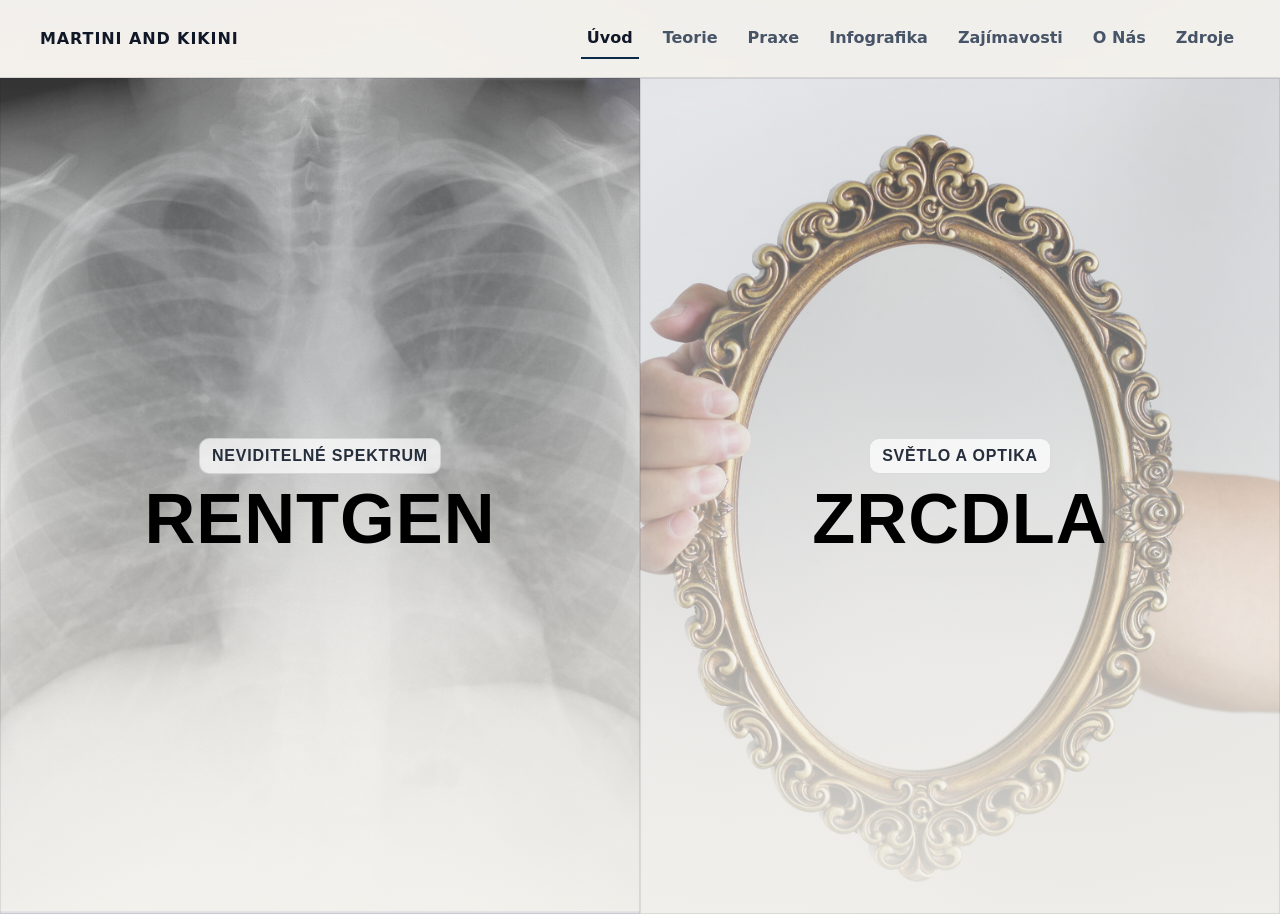
<file: index.html>
<!doctype html>
<html lang="cs">
<head>
  <meta charset="utf-8" />
  <meta name="viewport" content="width=device-width, initial-scale=1" />
  <title>Fyzika | Úvod</title>
  <link rel="stylesheet" href="style.css" />
</head>
<body>
  <header class="site-header">
    <div class="container nav">
      <a class="brand" href="index.html">Martini and Kikini
      </a>
      <nav class="nav-links">
        <a class="active" href="index.html">Úvod</a>
        <a href="teorie.html">Teorie</a>
        <a href="praxe.html">Praxe</a>
        <a href="infografika.html">Infografika</a>
        <a href="zajimavosti.html">Zajímavosti</a>
        <a href="onas.html">O Nás</a>
        <a href="zdroje.html">Zdroje</a>
      </nav>
    </div>
  </header>

  <main>
    <section class="choice-hero" aria-label="Výběr tématu">
      <button class="choice-panel" type="button" data-mode="rentgen"
        style="background-image: url('assets/img/rentgen.png');">
        <div class="choice-overlay"></div>
        <div class="choice-content">
          <div class="kicker kicker-hero">Neviditelné spektrum</div>
          <h1 class="choice-title">RENTGEN</h1>
        </div>
      </button>

      <button class="choice-panel" type="button" data-mode="zrcadla"
        style="background-image: url('assets/img/zrcadlo.png');">
        <div class="choice-overlay"></div>
        <div class="choice-content">
          <div class="kicker kicker-hero">Světlo a optika</div>
          <h1 class="choice-title">ZRCDLA</h1>
        </div>
      </button>
    </section>
  </main>

  <script>
    document.querySelectorAll("[data-mode]").forEach(btn => {
      btn.addEventListener("click", () => {
        localStorage.setItem("mode", btn.getAttribute("data-mode"));
        window.location.href = "teorie.html";
      });
    });
  </script>
</body>
</html>
</file>
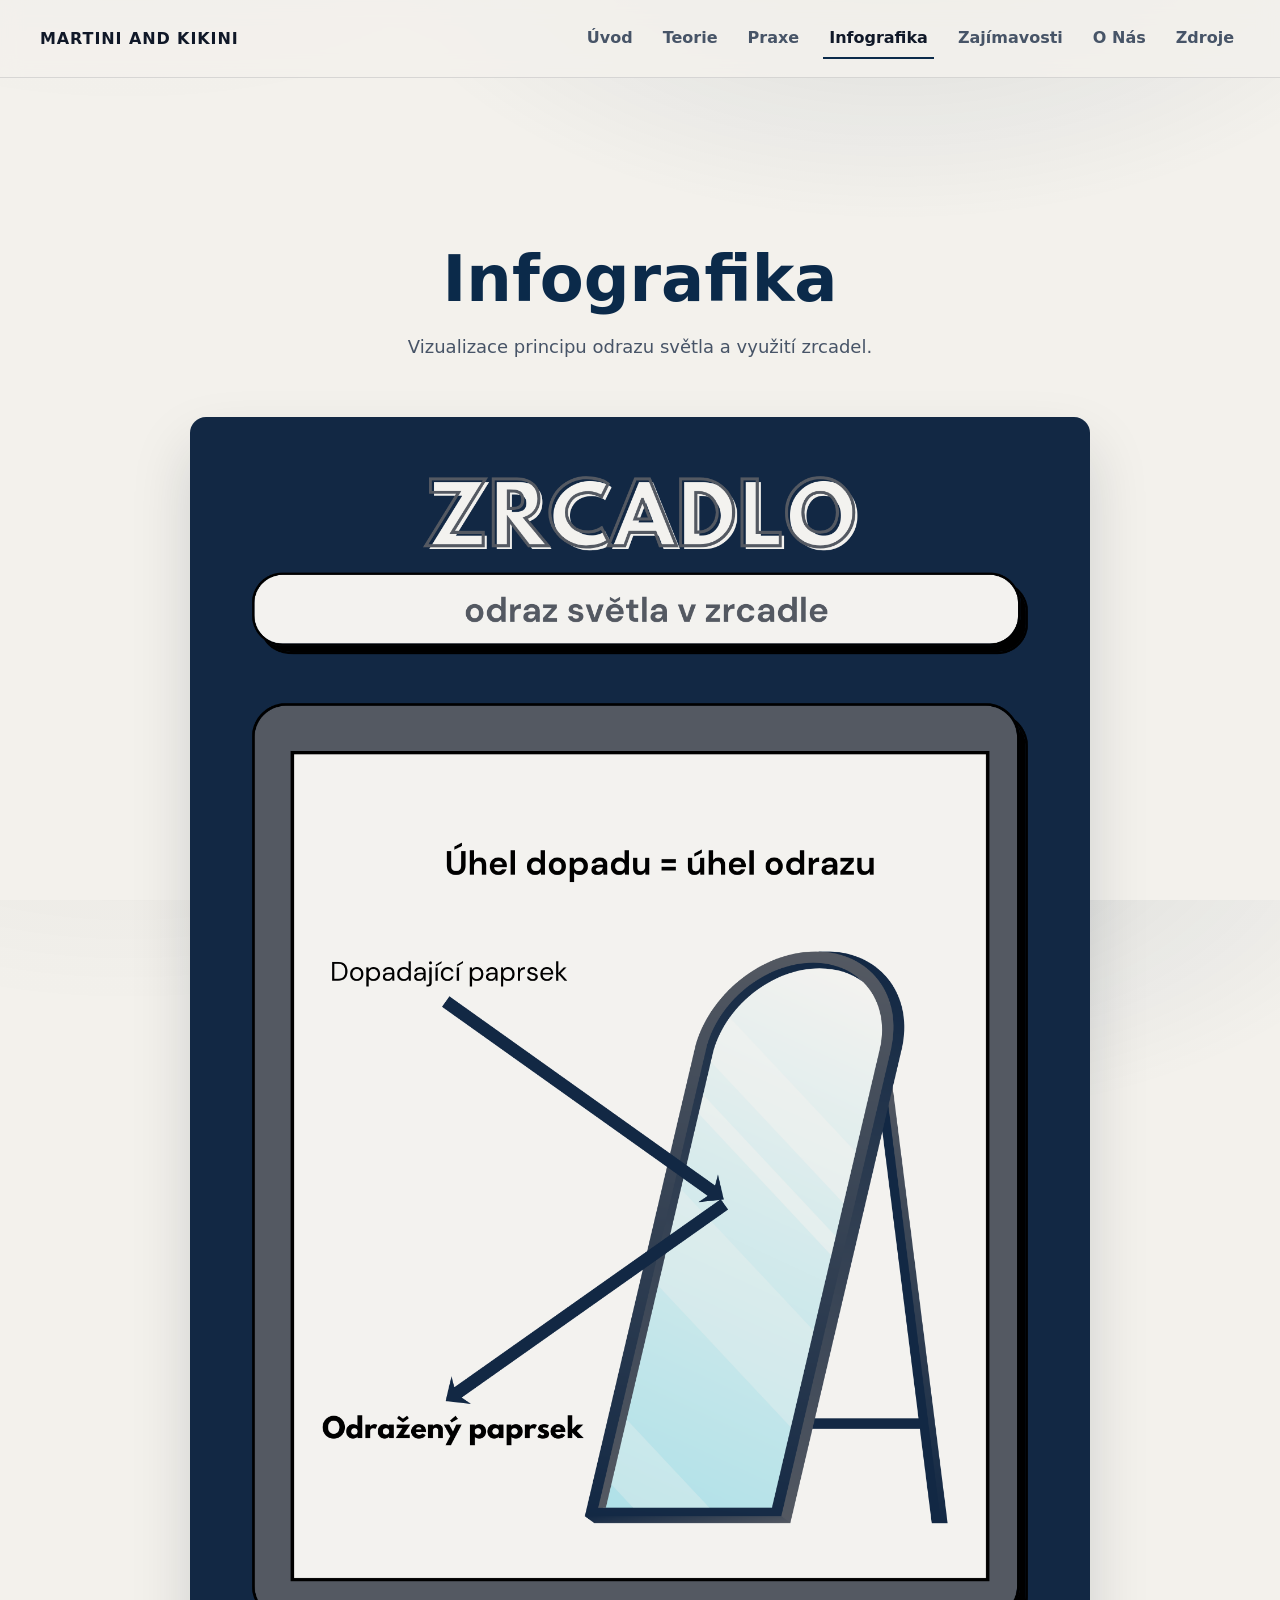
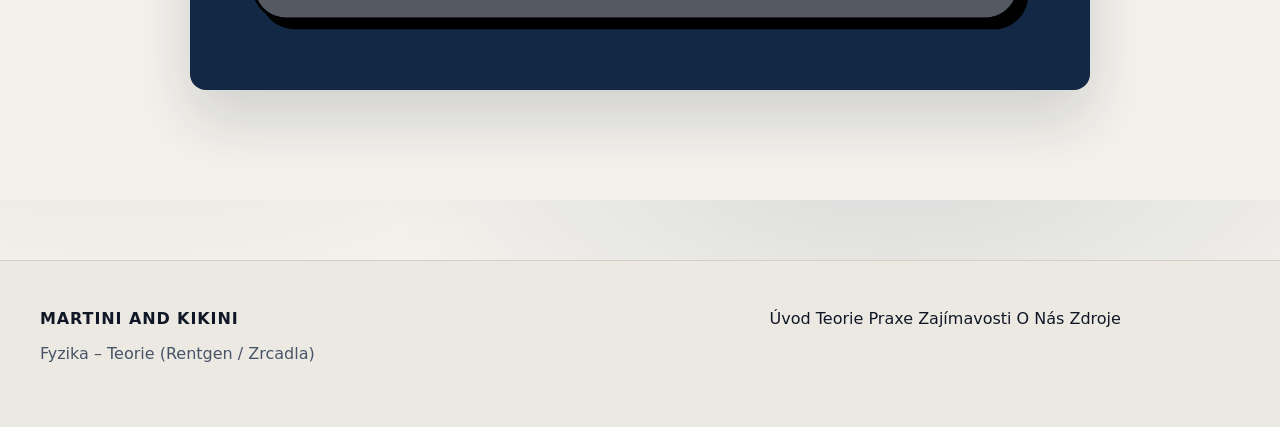
<file: infografika.html>
<!doctype html>
<html lang="cs">
<head>
  <meta charset="utf-8">
  <meta name="viewport" content="width=device-width, initial-scale=1">
  <title>Fyzika | Infografika</title>
  <link rel="stylesheet" href="style.css">
</head>

<body data-mode="">

<header class="site-header">
  <div class="container nav">

    <a class="brand" href="index.html">MARTINI AND KIKINI</a>

    <nav class="nav-links">
      <a href="index.html">Úvod</a>
      <a href="teorie.html">Teorie</a>
      <a href="praxe.html">Praxe</a>
      <a class="active" href="infografika.html">Infografika</a>
      <a href="zajimavosti.html">Zajímavosti</a>
      <a href="onas.html">O Nás</a>
      <a href="zdroje.html">Zdroje</a>
    </nav>

  </div>
</header>

<main>

  <!-- ZRCADLA -->
  <section class="topic topic-zrcadla">
    <section class="infografika">
      <div class="container">

        <h1 class="infografika-title">Infografika</h1>
        <p class="infografika-subtitle">
          Vizualizace principu odrazu světla a využití zrcadel.
        </p>

        <div class="infografika-image">
          <img src="assets/img/infografika-zrcadla.png" alt="Infografika zrcadel">
        </div>

      </div>
    </section>
  </section>

  <!-- RENTGEN -->
  <section class="topic topic-rentgen">
    <section class="infografika">
      <div class="container">

        <h1 class="infografika-title">Infografika</h1>
        <p class="infografika-subtitle">
          Vizualizace principu rentgenového záření a CT skenování.
        </p>

        <div class="infografika-image">
          <img src="assets/img/infografika-rentgen.png" alt="Infografika rentgenu">
        </div>

      </div>
    </section>
  </section>

</main>

<script>
  const mode = localStorage.getItem("mode") || "zrcadla";
  document.body.setAttribute("data-mode", mode);
</script>
</section>
    <footer class="site-footer">
      <div class="container footer-grid">
        <div>
          <div class="brand footer-brand">MARTINI AND KIKINI</div>
          <p class="muted">Fyzika – Teorie (Rentgen / Zrcadla)</p>
        </div>
        <div class="footer-links">
          <a href="index.html">Úvod</a>
          <a href="teorie.html">Teorie</a>
          <a href="praxe.html">Praxe</a>
          <a href="zajimavosti.html">Zajímavosti</a>
          <a href="onas.html">O Nás</a>
          <a href="zdroje.html">Zdroje</a>
        </div>
      </div>
    </footer>
  </main>
</body>
</html>
</file>
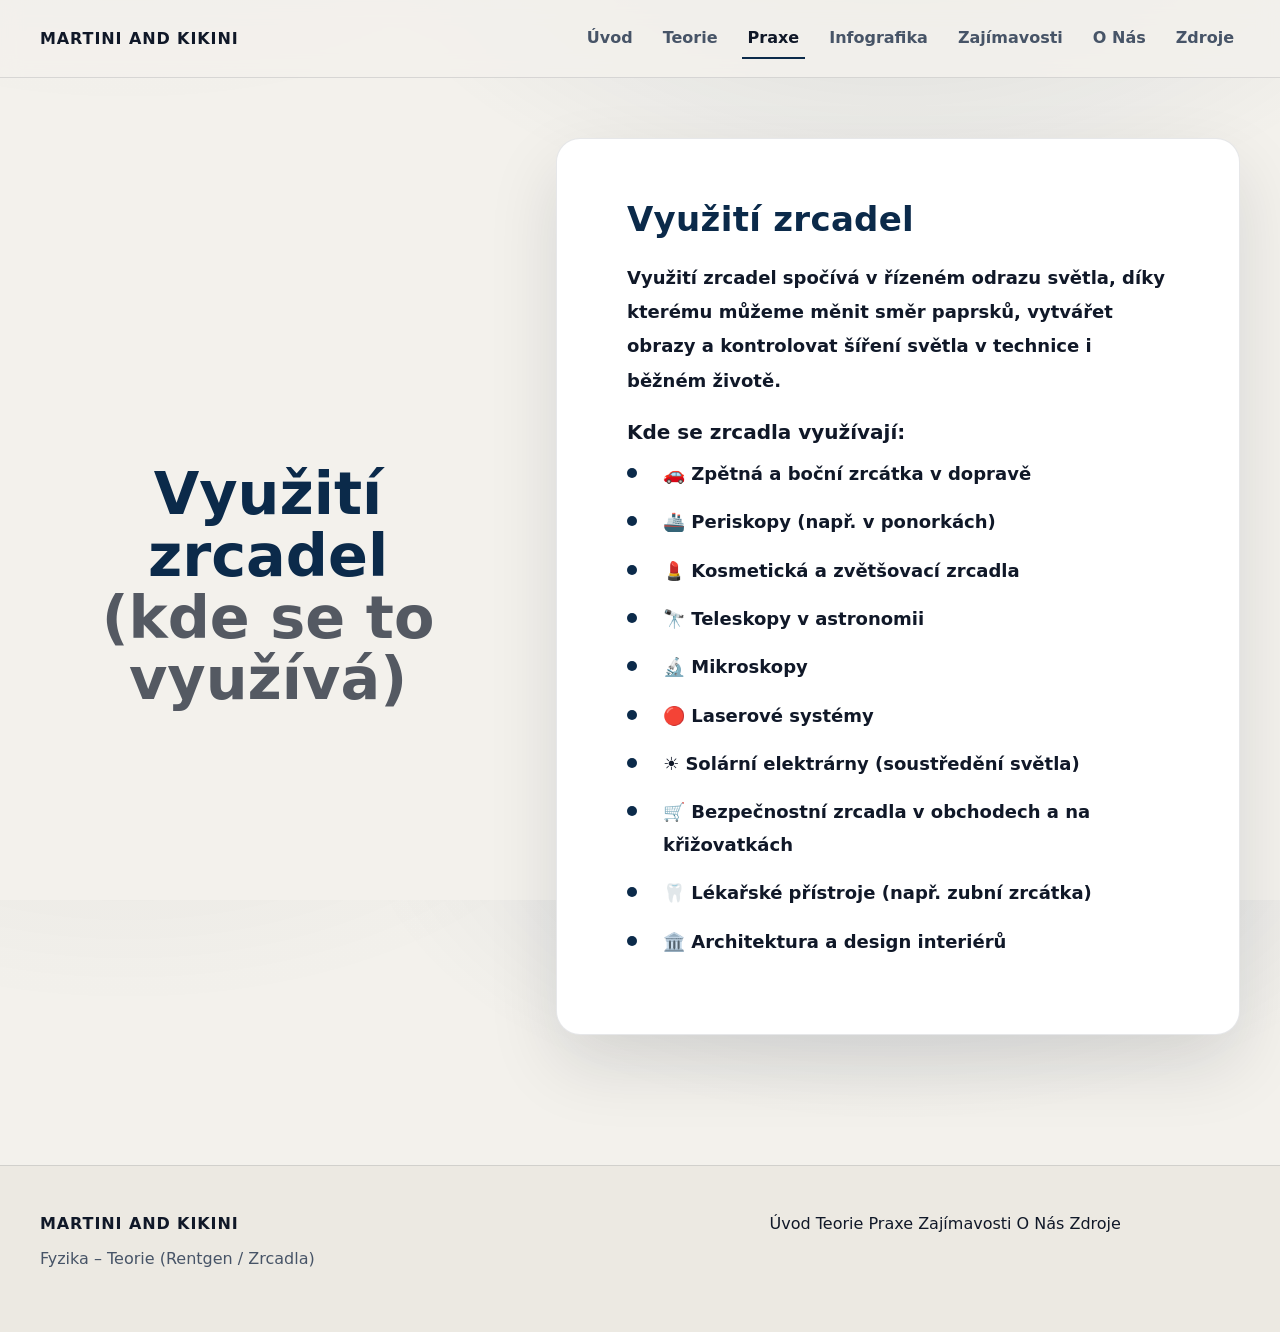
<file: praxe.html>
<!doctype html>
<html lang="cs">
<head>
  <meta charset="utf-8" />
  <meta name="viewport" content="width=device-width, initial-scale=1" />
  <title>Fyzika | Praxe</title>
  <link rel="stylesheet" href="style.css" />
</head>

<body data-mode="">
  <header class="site-header">
    <div class="container nav">
      <a class="brand" href="index.html">MARTINI AND KIKINI</a>

      <nav class="nav-links">
        <a href="index.html">Úvod</a>
        <a href="teorie.html">Teorie</a>
        <a class="active" href="praxe.html">Praxe</a>
        <a href="infografika.html">Infografika</a>
        <a href="zajimavosti.html">Zajímavosti</a>
        <a href="onas.html">O Nás</a>
        <a href="zdroje.html">Zdroje</a>
      </nav>
    </div>
  </header>

  <main>
    <!-- ===== ZRCADLA ===== -->
    <section class="topic topic-zrcadla">
      <section class="theory-split">
        <div class="container theory-grid">

          <!-- LEFT -->
          <div class="theory-left">
            <h1 class="theory-title">
              Využití<br>
              zrcadel<br>
              <span class="theory-title-accent">(kde se to využívá)</span>
            </h1>
          </div>

          <!-- RIGHT -->
          <div class="theory-right">

            <div class="big-card">
              <h2>Využití zrcadel</h2>

              <p>
                Využití zrcadel spočívá v řízeném odrazu světla,
                díky kterému můžeme měnit směr paprsků, 
                vytvářet obrazy a kontrolovat šíření světla
                v technice i běžném životě.
              </p>

              <h3>Kde se zrcadla využívají:</h3>

              <ul>
                <li>🚗 Zpětná a boční zrcátka v dopravě</li>
                <li>🚢 Periskopy (např. v ponorkách)</li>
                <li>💄 Kosmetická a zvětšovací zrcadla</li>
                <li>🔭 Teleskopy v astronomii</li>
                <li>🔬 Mikroskopy</li>
                <li>🔴 Laserové systémy</li>
                <li>☀️ Solární elektrárny (soustředění světla)</li>
                <li>🛒 Bezpečnostní zrcadla v obchodech a na křižovatkách</li>
                <li>🦷 Lékařské přístroje (např. zubní zrcátka)</li>
                <li>🏛️ Architektura a design interiérů</li>
              </ul>

            </div>

          </div>
        </div>
      </section>
    </section>

    <!-- ===== RENTGEN (zatím placeholder) ===== -->
<section class="topic topic-rentgen">

<!-- HERO NADPIS -->
<section class="page-hero">
<div class="container">

<h1 class="theory-title">
Využití rentgenu a CT
</h1>

<p class="infografika-subtitle">
Jak lidé používají rentgenové záření k tomu,
aby viděli dovnitř těla, materiálů nebo předmětů.
</p>

</div>
</section>


<section class="section">
<div class="container">

<div class="big-card">

<p>
Rentgenové záření se používá hlavně v lékařství, vědě a bezpečnosti.
Díky tomu, že dokáže procházet materiály a ukázat jejich vnitřní strukturu,
mohou lidé vidět věci, které jsou jinak skryté.
</p>

<h3>Kde se rentgen a CT využívají:</h3>

<ul>

<li>🦴 Hledání zlomenin kostí – klasický rentgen v nemocnici</li>

<li>🦷 Zubní rentgen – zubaři kontrolují kaz, kořeny zubů nebo růst zubů</li>

<li>🧠 CT mozku – hledání krvácení, nádorů nebo poškození mozku</li>

<li>❤️ Vyšetření vnitřních orgánů – například plíce nebo srdce</li>

<li>🚑 Diagnostika po úrazech – lékaři rychle zjistí vnitřní zranění</li>

<li>✈️ Bezpečnost na letištích – kontrola zavazadel pomocí rentgenových skenerů</li>

<li>🏭 Kontrola kvality ve výrobě – hledání prasklin nebo vad v materiálech</li>

<li>🦴 Veterinární medicína – rentgen pro zvířata</li>

<li>🏺 Archeologie – zkoumání obsahu starých předmětů bez jejich otevření</li>

<li>🔬 Vědecký výzkum – studium struktury materiálů a krystalů</li>

</ul>

</div>

</div>
</section>

</section>
  </main>

  <script>
    const mode = localStorage.getItem("mode") || "zrcadla";
    document.body.setAttribute("data-mode", mode);
  </script>

</body>
</section>
    <footer class="site-footer">
      <div class="container footer-grid">
        <div>
          <div class="brand footer-brand">MARTINI AND KIKINI</div>
          <p class="muted">Fyzika – Teorie (Rentgen / Zrcadla)</p>
        </div>
        <div class="footer-links">
          <a href="index.html">Úvod</a>
          <a href="teorie.html">Teorie</a>
          <a href="praxe.html">Praxe</a>
          <a href="zajimavosti.html">Zajímavosti</a>
          <a href="onas.html">O Nás</a>
          <a href="zdroje.html">Zdroje</a>
        </div>
      </div>
    </footer>
  </main>
</html>
</file>
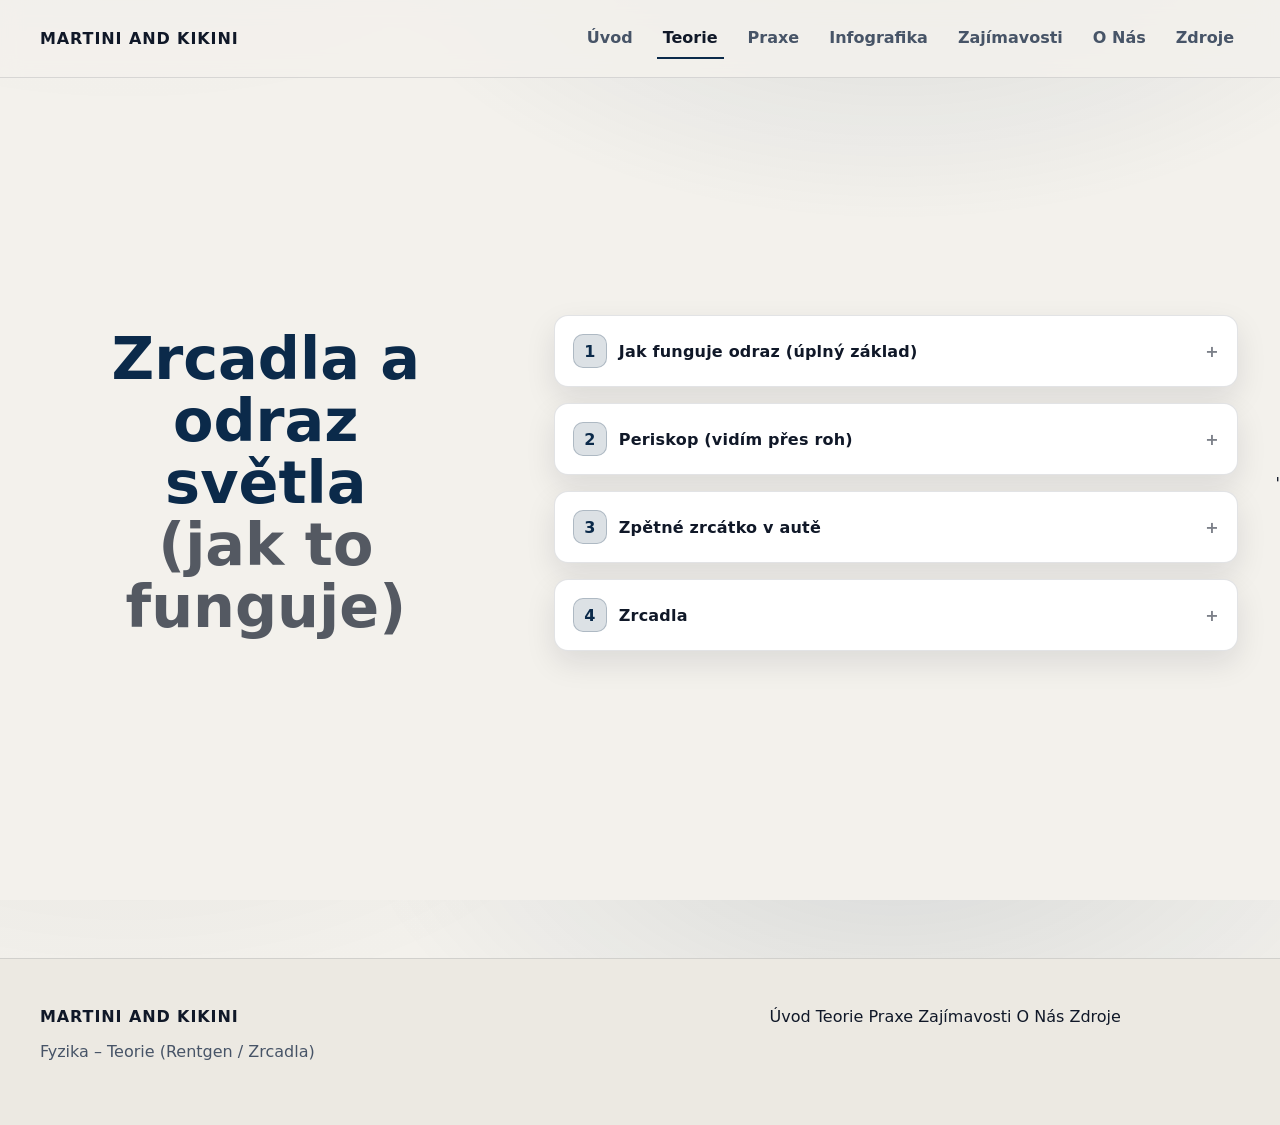
<file: teorie.html>
<!doctype html>
<html lang="cs">
<head>
  <meta charset="utf-8" />
  <meta name="viewport" content="width=device-width, initial-scale=1" />
  <title>Fyzika | Teorie</title>
  <link rel="stylesheet" href="style.css" />
</head>

<body data-mode="">
  <!-- HEADER / NAV -->
  <header class="site-header"> 
    <div class="container nav">
      <a class="brand" href="index.html">MARTINI AND KIKINI</a>

      <nav class="nav-links">
        <a href="index.html">Úvod</a>
        <a class="active" href="teorie.html">Teorie</a>
        <a href="praxe.html">Praxe</a>
        <a href="infografika.html">Infografika</a>
        <a href="zajimavosti.html">Zajímavosti</a>
        <a href="onas.html">O Nás</a>
        <a href="zdroje.html">Zdroje</a>
      </nav>
    </div>
  </header>

  <main>
    <!-- =========================
         ZRCADLA (zobrazuje se jen když mode=zrcadla)
    ========================== -->
    <section class="topic topic-zrcadla">
      <section class="theory-split">
        <div class="container theory-grid">
          <!-- LEFT -->
          <div class="theory-left">
            <h1 class="theory-title">
              Zrcadla a odraz<br>
              světla<br>
              <span class="theory-title-accent">(jak to funguje)</span>
            </h1>
          </div>

          <!-- RIGHT -->
          <div class="theory-right">
            <details class="pill">
              <summary>
                <span class="pill-num">1</span>
                <span class="pill-label">Jak funguje odraz (úplný základ)</span>
                <span class="pill-icon" aria-hidden="true">+</span>
              </summary>
              <div class="pill-body">
                <p>Představ si, že světlo je jako malý míček.</p>
                <p>Když hodíš míček o zeď pod určitým úhlem, odrazí se pod stejným úhlem zpátky.</p>
                <p><strong>👉 Světlo se chová stejně.</strong></p>
                <p>
                  Tomu říkáme <strong>zákon odrazu</strong> – úhel, pod kterým světlo dopadne,
                  je stejný jako úhel, pod kterým se odrazí.
                </p>
                <p><strong>To není názor. To je fyzikální zákon.</strong></p>

                <!-- Obrázek (volitelné) -->
                <!--
                <div class="pill-image">
                  <img src="assets/img/odraz-schema.png" alt="Schéma odrazu světla">
                </div>
                -->
              </div>
            </details>

            <details class="pill">
              <summary>
                <span class="pill-num">2</span>
                <span class="pill-label">Periskop (vidím přes roh)</span>
                <span class="pill-icon" aria-hidden="true">+</span>
              </summary>
              <div class="pill-body">
                <p>Periskop je trubka se dvěma zrcadly uvnitř.</p>
                <p>Každé zrcadlo je nakloněné pod úhlem 45°.</p>
                <p><strong>Co se děje?</strong></p>
                <ul>
                  <li>Světlo narazí na horní zrcadlo.</li>
                  <li>Odrazí se dolů.</li>
                  <li>Narazí na spodní zrcadlo.</li>
                  <li>Odrazí se do tvého oka.</li>
                </ul>
                <p>Tak můžeš vidět něco, co je nad tebou nebo za rohem.</p>
                <p><strong>Žádná magie. Jen dvakrát odražené světlo.</strong></p>

                <!--
                <div class="pill-image">
                  <img src="assets/img/periskop-diagram.png" alt="Schéma periskopu">
                </div>
                -->
              </div>
            </details>

            <details class="pill">
              <summary>
                <span class="pill-num">3</span>
                <span class="pill-label">Zpětné zrcátko v autě</span>
                <span class="pill-icon" aria-hidden="true">+</span>
              </summary>
              <div class="pill-body">
                <p>Boční zrcátko není ploché. Je <strong>vypouklé</strong> (zakulacené ven).</p>
                <p><strong>Proč?</strong></p>
                <ul>
                  <li>Vidíš větší prostor.</li>
                  <li>Vidíš víc aut kolem sebe.</li>
                </ul>
                <p><strong>Ale je tu háček:</strong></p>
                <p>👉 Objekty vypadají menší.</p>
                <p>👉 Proto se zdají dál, než opravdu jsou.</p>
                <p>
                  Proto je tam napsáno:
                  <strong>„Objects in mirror are closer than they appear.“</strong>
                </p>
                <p><strong>To není varování ze srandy. Je to fyzika zakřivení zrcadla.</strong></p>

                <!--
                <div class="pill-image">
                  <img src="assets/img/zpetne-zrcatko.png" alt="Ukázka vypouklého zrcátka">
                </div>
                -->
              </div>
            </details>

            <details class="pill">
              <summary>
                <span class="pill-num">4</span>
                <span class="pill-label">Zrcadla</span>
                <span class="pill-icon" aria-hidden="true">+</span>
              </summary>
              <div class="pill-body">
                <p><strong>Zrcadlo je velmi hladký povrch, který pravidelně odráží světlo.</strong></p>

                <p>Platí základní pravidlo:</p>
                <p><strong>👉 Úhel dopadu = úhel odrazu.</strong></p>

                <p>Díky tomu vzniká ostrý obraz.</p>

                <p>
                  <strong>Rovinné zrcadlo</strong> vytváří obraz stejně velký,
                  který se zdá být za zrcadlem.
                </p>

                <p>
                  <strong>Zakřivená zrcadla</strong> (vypouklá a vydutá)
                  mohou obraz zmenšovat, zvětšovat nebo převracet.
                </p>

                <p><strong>Nejde o kouzlo – všechno je to geometrie odrazu světla.</strong></p>

                <!--
                <div class="pill-image">
                  <img src="assets/img/zrcadla-typy.png" alt="Typy zrcadel">
                </div>
                -->
              </div>
            </details>
          </div>
        </div>
        '
      </section>
    </section>

    <section class="topic topic-rentgen">
  <section class="theory-split">
    <div class="container theory-grid">

      <!-- LEFT: TITLE -->
      <div class="theory-left">
        <h1 class="theory-title">
          Rentgen a CT<br>
          <span class="theory-title-accent">(jak to funguje)</span>
        </h1>
      </div>

      <!-- RIGHT: ACCORDION PILLS -->
      <div class="theory-right">

        <!-- 1) RENTGEN -->
        <details class="pill">
          <summary>
            <span class="pill-num">1</span>
            <span class="pill-label">Rentgen (X-ray) – princip</span>
            <span class="pill-icon" aria-hidden="true">+</span>
          </summary>

          <div class="pill-body">
            <p><strong>Rentgen</strong> je druh velmi energetického světla (elektromagnetického záření), které dokáže projít tělem.</p>

            <p>Různé části těla ho ale pohlcují jinak:</p>

            <ul>
              <li><strong>Kosti</strong> rentgen silně pohlcují → na snímku jsou <strong>bílé</strong></li>
              <li><strong>Měkké tkáně</strong> ho pohlcují méně → jsou <strong>šedé</strong></li>
              <li><strong>Vzduch</strong> (např. plíce) ho skoro nepohlcuje → je <strong>tmavý</strong></li>
            </ul>

            <p><strong>Co se děje při snímku:</strong></p>
            <ol>
              <li>Rentgenový přístroj vyšle paprsky skrz tělo.</li>
              <li>Paprsky projdou různými tkáněmi.</li>
              <li>Detektor za tělem zaznamená, kolik paprsků prošlo.</li>
              <li>Počítač z toho vytvoří obraz.</li>
            </ol>

            <p><strong>Proto lékař vidí například zlomenou kost.</strong></p>
          </div>
        </details>

        <!-- 2) CT -->
        <details class="pill">
          <summary>
            <span class="pill-num">2</span>
            <span class="pill-label">CT sken – jak funguje</span>
            <span class="pill-icon" aria-hidden="true">+</span>
          </summary>

          <div class="pill-body">
            <p><strong>CT</strong> je vlastně velmi pokročilý rentgen.</p>
            <p>Rozdíl je v tom, že přístroj <strong>rotuje kolem těla</strong> a pořizuje mnoho snímků z různých úhlů.</p>

            <p><strong>Co se děje:</strong></p>
            <ol>
              <li>Rentgenový zdroj se otáčí kolem pacienta.</li>
              <li>Pořídí stovky snímků z různých stran.</li>
              <li>Počítač všechny snímky spojí.</li>
              <li>Vznikne <strong>3D obraz v řezech</strong>.</li>
            </ol>

            <p>Doktor tak může vidět například: mozek, cévy, plíce, vnitřní poranění.</p>
            <p><strong>Je to jako dívat se na nakrájený bochník chleba po vrstvách.</strong></p>
          </div>
        </details>

        <!-- 3) SROVNÁNÍ -->
        <details class="pill">
          <summary>
            <span class="pill-num">3</span>
            <span class="pill-label">Srovnání rentgen vs. CT (tabulka)</span>
            <span class="pill-icon" aria-hidden="true">+</span>
          </summary>

          <div class="pill-body">
            <div class="table-wrap">
              <table class="compare">
                <thead>
                  <tr>
                    <th>Vlastnost</th>
                    <th> Rentgen (X-ray)</th>
                    <th> CT sken (tomografie)</th>
                  </tr>
                </thead>
                <tbody>
                  <tr>
                    <td>Základní princip</td>
                    <td>Rentgenové záření projde tělem → <strong>2D snímek</strong></td>
                    <td>Rentgen se <strong>otáčí kolem těla</strong> → mnoho snímků</td>
                  </tr>
                  <tr>
                    <td>Typ obrazu</td>
                    <td><strong>Plochý obrázek (2D)</strong></td>
                    <td><strong>Řezy tělem + 3D</strong></td>
                  </tr>
                  <tr>
                    <td>Kolik snímků vznikne</td>
                    <td>Jeden snímek</td>
                    <td>Stovky až tisíce</td>
                  </tr>
                  <tr>
                    <td>Co vidí lékař nejlépe</td>
                    <td>Kosti, zlomeniny, zuby</td>
                    <td>Orgány, cévy, nádory, krvácení</td>
                  </tr>
                  <tr>
                    <td>Rychlost vyšetření</td>
                    <td>Velmi rychlé (sekundy)</td>
                    <td>Pomalejší (několik minut)</td>
                  </tr>
                  <tr>
                    <td>Množství záření</td>
                    <td>Nízké</td>
                    <td>Vyšší než u rentgenu</td>
                  </tr>
                  <tr>
                    <td>Použití</td>
                    <td>Zlomeniny, plíce, zuby</td>
                    <td>Mozek, vnitřní krvácení, nádory, úrazy</td>
                  </tr>
                </tbody>
              </table>
            </div>
          </div>
        </details>

        <!-- 4) BEZPEČNOST -->
        <details class="pill">
          <summary>
            <span class="pill-num">4</span>
            <span class="pill-label">Bezpečnost – je rentgen/CT škodlivý?</span>
            <span class="pill-icon" aria-hidden="true">+</span>
          </summary>

          <div class="pill-body">
            <p><strong>Rentgen patří mezi ionizující záření.</strong> To znamená, že ve vysokých dávkách může poškodit buňky a DNA.</p>

            <p><strong> Při lékařském vyšetření je ale dávka velmi malá</strong> a přístroje jsou nastavené tak, aby použily co nejmenší možné množství záření.</p>

            <p><strong>Jak se lidé chrání:</strong></p>
            <ul>
              <li> <strong>Olověná vesta</strong> – pohlcuje rentgenové záření</li>
              <li> Vyšetření trvá krátce</li>
              <li> Používá se jen když je to potřeba</li>
            </ul>

            <p><strong>CT sken</strong> používá stejné záření jako rentgen, ale pořizuje mnoho snímků z různých úhlů → proto bývá celková dávka vyšší.</p>
          </div>
        </details>

      </div>
    </div>
  </section>
</section>
    <footer class="site-footer">
      <div class="container footer-grid">
        <div>
          <div class="brand footer-brand">MARTINI AND KIKINI</div>
          <p class="muted">Fyzika – Teorie (Rentgen / Zrcadla)</p>
        </div>
        <div class="footer-links">
          <a href="index.html">Úvod</a>
          <a href="teorie.html">Teorie</a>
          <a href="praxe.html">Praxe</a>
          <a href="zajimavosti.html">Zajímavosti</a>
          <a href="onas.html">O Nás</a>
          <a href="zdroje.html">Zdroje</a>
        </div>
      </div>
    </footer>
  </main>

  <script>
    // Nastav režim podle výběru z Úvodu
    const mode = localStorage.getItem("mode") || "zrcadla";
    document.body.setAttribute("data-mode", mode);
  </script>
</body>
</html>
</file>
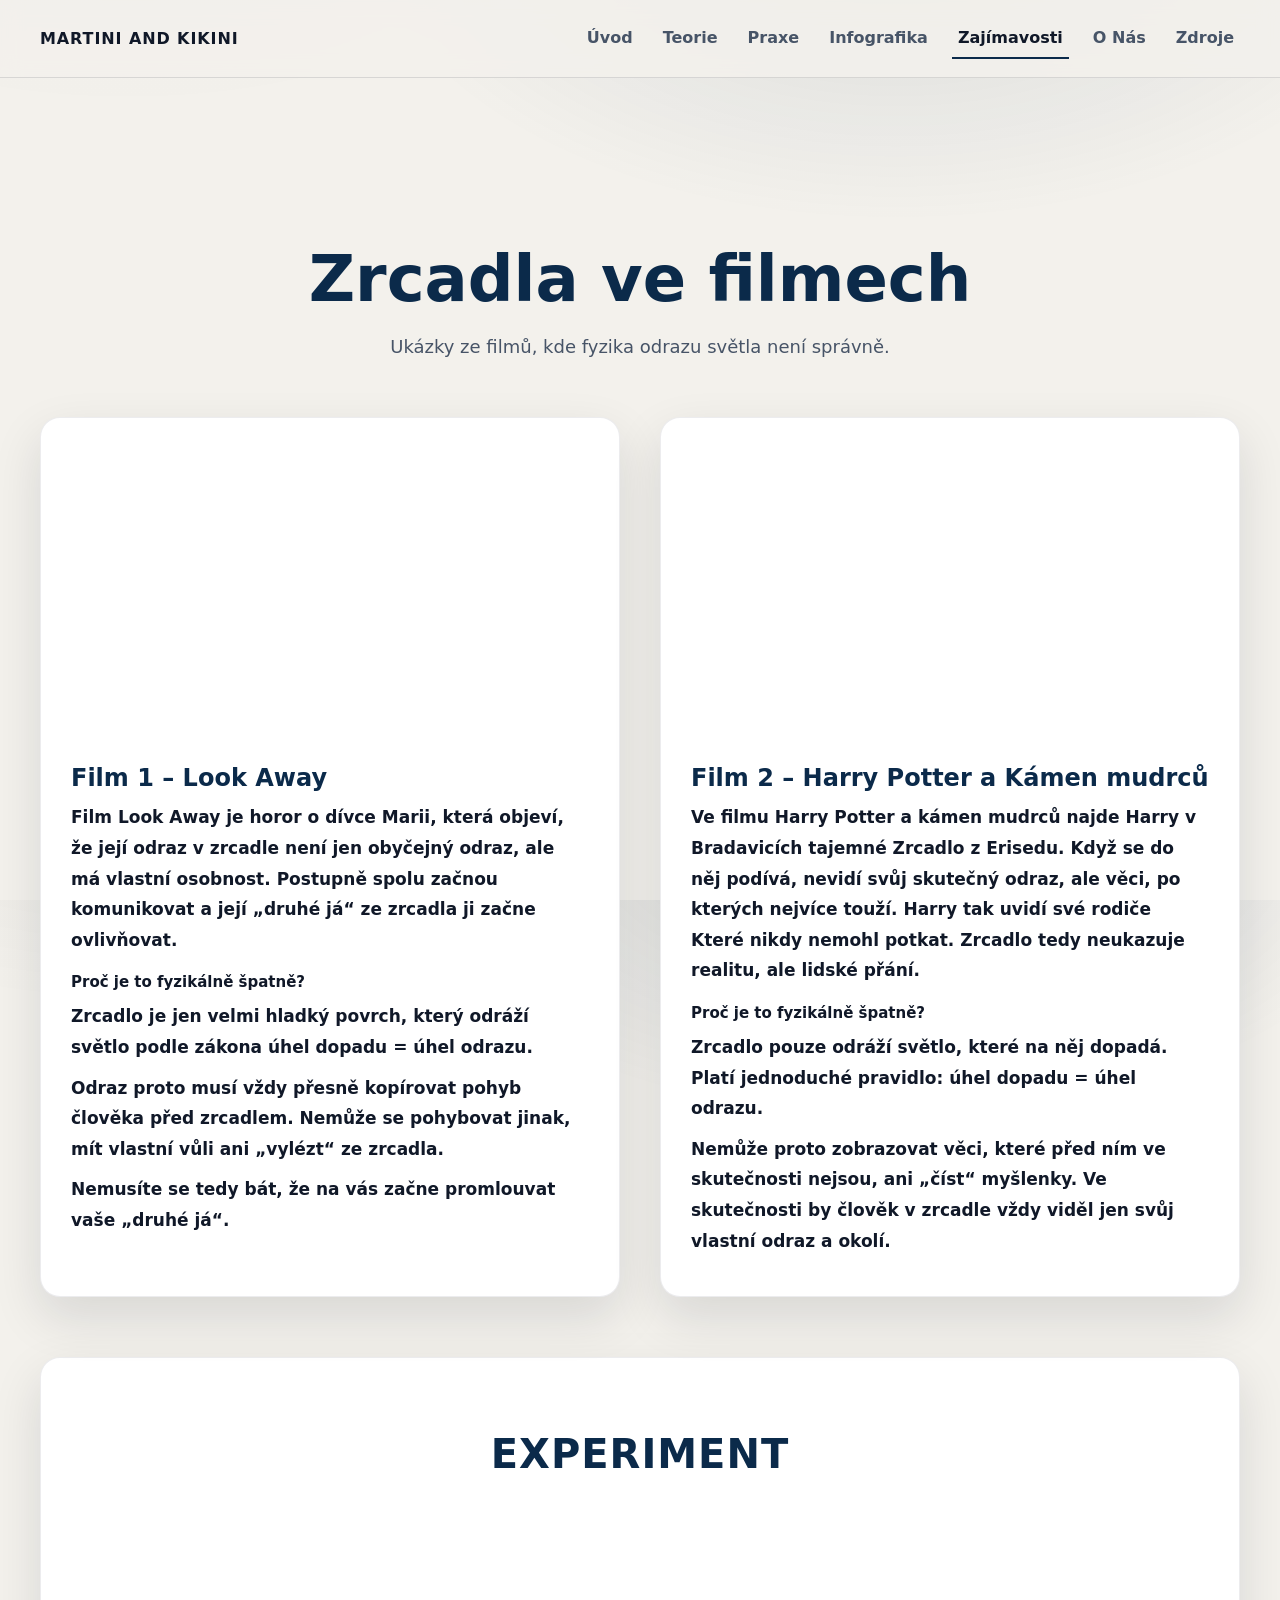
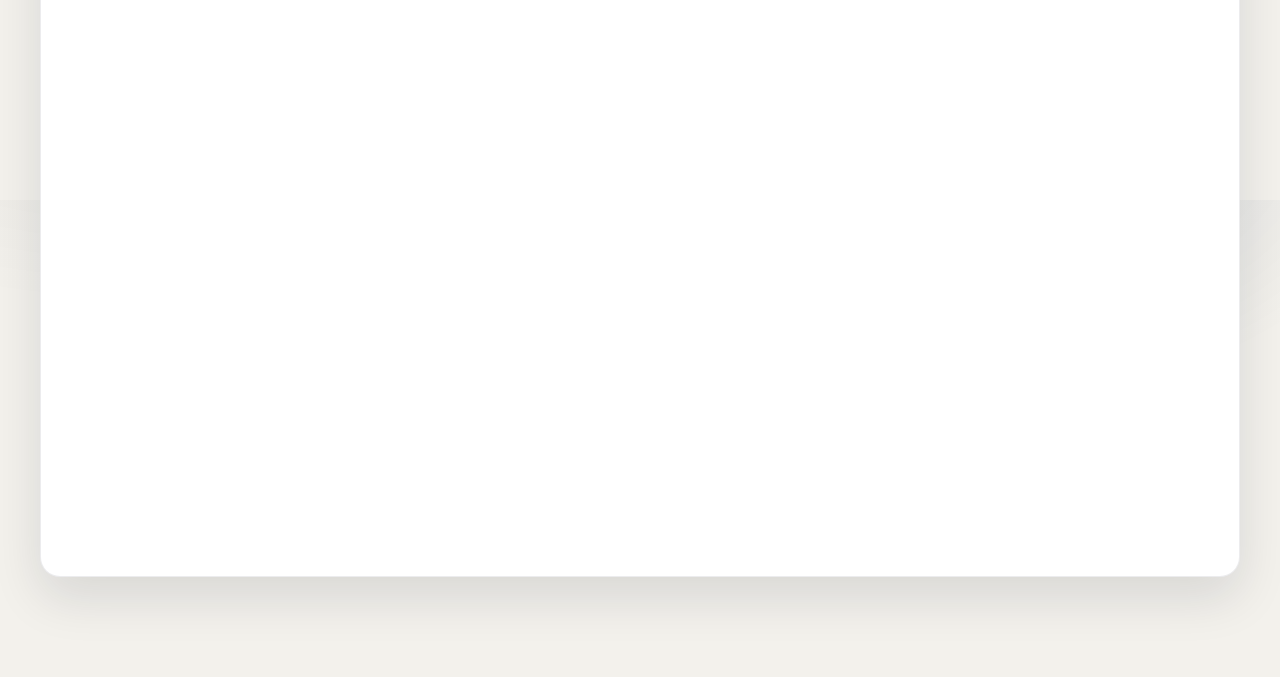
<file: zajimavosti.html>
<!doctype html>
<html lang="cs">
<head>
  <meta charset="utf-8" />
  <meta name="viewport" content="width=device-width, initial-scale=1" />
  <title>Fyzika | Zajímavosti</title>
  <link rel="stylesheet" href="style.css" />
</head>

<body data-mode="">
  <header class="site-header"> 
    <div class="container nav">
      <a class="brand" href="index.html">MARTINI AND KIKINI</a>

      <nav class="nav-links">
        <a href="index.html">Úvod</a>
        <a href="teorie.html">Teorie</a>
        <a href="praxe.html">Praxe</a>
        <a href="infografika.html">Infografika</a>
        <a class="active" href="zajimavosti.html">Zajímavosti</a>
        <a href="onas.html">O Nás</a>
        <a href="zdroje.html">Zdroje</a>
      </nav>
    </div>
  </header>

  <main>
    <!-- =========================
         ZRCADLA (2 filmy + experiment)
    ========================== -->
    <section class="topic topic-zrcadla">
      <section class="interesting">
        <div class="container">

          <h1 class="interesting-title">Zrcadla ve filmech</h1>
          <p class="interesting-subtitle">
            Ukázky ze filmů, kde fyzika odrazu světla není správně.
          </p>

          <div class="film-grid">

            <!-- FILM 1 -->
            <div class="film-card">
              <div class="film-video">
                <iframe
                  src="https://www.youtube.com/embed/82F5BvcBSzA?start=14&rel=0"
                  title="Look Away – zrcadlo"
                  frameborder="0"
                  allow="accelerometer; autoplay; clipboard-write; encrypted-media; gyroscope; picture-in-picture"
                  allowfullscreen>
                </iframe>
              </div>

              <div class="film-text">
                <h2>Film 1 – Look Away</h2>

                <p>
                  Film <strong>Look Away</strong> je horor o dívce Marii, která objeví, že její odraz v zrcadle není jen obyčejný odraz, ale má vlastní osobnost.
                  Postupně spolu začnou komunikovat a její „druhé já“ ze zrcadla ji začne ovlivňovat.
                </p>

                <h3>Proč je to fyzikálně špatně?</h3>

                <p>
                  Zrcadlo je jen velmi hladký povrch, který odráží světlo podle zákona <strong>úhel dopadu = úhel odrazu</strong>.
                </p>

                <p>
                  Odraz proto musí vždy přesně kopírovat pohyb člověka před zrcadlem. Nemůže se pohybovat jinak, mít vlastní vůli ani „vylézt“ ze zrcadla.
                </p>

                <p>
                  Nemusíte se tedy bát, že na vás začne promlouvat vaše <strong>„druhé já“</strong>.
                </p>
              </div>
            </div>

            <!-- FILM 2 -->
            <div class="film-card">
              <div class="film-video">
                <iframe
                  src="https://www.youtube.com/embed/d5ic4382enM?rel=0"
                  title="Harry Potter – Zrcadlo z Erisedu"
                  frameborder="0"
                  allow="accelerometer; autoplay; clipboard-write; encrypted-media; gyroscope; picture-in-picture"
                  allowfullscreen>
                </iframe>
              </div>

              <div class="film-text">
                <h2>Film 2 – Harry Potter a Kámen mudrců</h2>

                <p>
                  <p>
                Ve filmu <strong>Harry Potter a kámen mudrců</strong> najde Harry v Bradavicích
                tajemné <strong>Zrcadlo z Erisedu</strong>. Když se do něj podívá, nevidí svůj skutečný odraz,
                ale věci, po kterých nejvíce touží. Harry tak uvidí své rodiče Které nikdy nemohl potkat.
                Zrcadlo tedy neukazuje realitu, ale lidské přání.
                </p>

                <h3>Proč je to fyzikálně špatně?</h3>

                <p>
                  Zrcadlo pouze odráží světlo, které na něj dopadá. Platí jednoduché pravidlo:
                  <strong>úhel dopadu = úhel odrazu</strong>.
                </p>

                <p>
                  Nemůže proto zobrazovat věci, které před ním ve skutečnosti nejsou, ani „číst“ myšlenky.
                  Ve skutečnosti by člověk v zrcadle vždy viděl jen svůj vlastní odraz a okolí.
                </p>

                
              </div>
            </div>

          </div> <!-- /film-grid -->

          <!-- EXPERIMENT (jen pro zrcadla) -->
          <div class="experiment-card">
            <h2 class="experiment-title">EXPERIMENT</h2>

            <div class="experiment-video">
              <iframe
                src="https://www.youtube.com/embed/C_fW2QMmG8o"
                title="Experiment se zrcadly"
                frameborder="0"
                allow="accelerometer; autoplay; clipboard-write; encrypted-media; gyroscope; picture-in-picture"
                allowfullscreen>
              </iframe>
            </div>
          </div>

        </div>
      </section>
    </section>

    <!-- =========================
         RENTGEN (2 filmy, bez experimentu)
    ========================== -->
    <section class="topic topic-rentgen">
      <section class="interesting">
        <div class="container">

          <h1 class="interesting-title">Rentgen a CT ve Filmu</h1>
          
         
          </p>

          <div class="film-card">

          <div class="film-video">
          <iframe 
src="https://www.youtube.com/embed/BA90BHR44rg?start=43"
title="Smallville X-ray vision"
frameborder="0"
allow="accelerometer; autoplay; clipboard-write; encrypted-media; gyroscope; picture-in-picture"
allowfullscreen>
</iframe>
</div>

<div class="film-text">

<h2>Smallville – X-ray vision</h2>

<p>
V seriálu <strong>Smallville</strong> se Clark Kent poprvé setká se schopností zvanou „X-ray vision“. 
Díky ní dokáže vidět skrz různé předměty, například skrz stěny nebo oblečení, a vidí také kostru člověka. 
Ve scénách to vypadá, jako by jeho oči fungovaly jako rentgenový přístroj.
</p>

<h3>Proč je to fyzikálně špatně?</h3>

<p>
Rentgen nefunguje tak, že někdo pouze „vidí skrz věci“. 
Aby vznikl rentgenový obraz, musí existovat zdroj rentgenového záření,
který vyšle paprsky skrz objekt, a detektor na druhé straně,
který tyto paprsky zachytí.
</p>

<p>
Lidské oči nemohou produkovat rentgenové záření ani ho detekovat.
Navíc by tak silné záření bylo pro lidi kolem velmi nebezpečné.
Pokud by Clark skutečně používal rentgen, musel by své okolí
neustále vystavovat silné dávce radiace.
                </p>

              </div>
              </div>

  <script>
    const mode = localStorage.getItem("mode") || "zrcadla";
    document.body.setAttribute("data-mode", mode);
  </script>
  </section>
    <footer class="site-footer">
      <div class="container footer-grid">
        <div>
          <div class="brand footer-brand">MARTINI AND KIKINI</div>
          <p class="muted">Fyzika – Teorie (Rentgen / Zrcadla)</p>
        </div>
        <div class="footer-links">
          <a href="index.html">Úvod</a>
          <a href="teorie.html">Teorie</a>
          <a href="praxe.html">Praxe</a>
          <a href="zajimavosti.html">Zajímavosti</a>
          <a href="onas.html">O Nás</a>
          <a href="zdroje.html">Zdroje</a>
        </div>
      </div>
    </footer>
  </main>
</body>
</html>
</file>
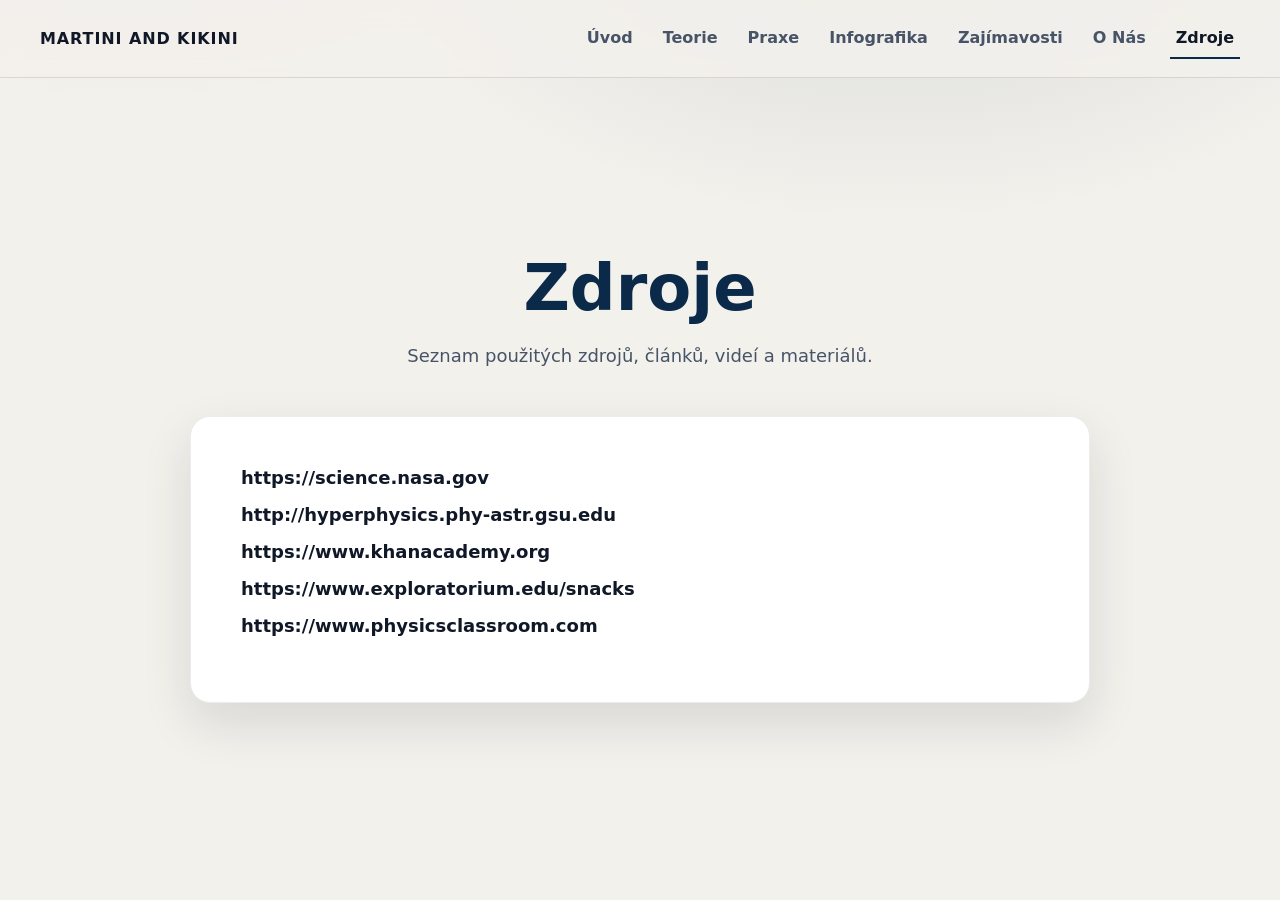
<file: zdroje.html>
<!doctype html>
<html lang="cs">
<head>
<meta charset="utf-8">
<meta name="viewport" content="width=device-width, initial-scale=1">
<title>Fyzika | Zdroje</title>
<link rel="stylesheet" href="style.css">
</head>

<body>

<header class="site-header"> 
<div class="container nav">

<a class="brand" href="index.html">MARTINI AND KIKINI</a>

<nav class="nav-links">
<a href="index.html">Úvod</a>
<a href="teorie.html">Teorie</a>
<a href="praxe.html">Praxe</a>
<a href="infografika.html">Infografika</a>
<a href="zajimavosti.html">Zajímavosti</a>
<a href="onas.html">O Nás</a>
<a class="active" href="zdroje.html">Zdroje</a>
</nav>

</div>
</header>


<main>

<section class="sources">

<div class="container">

<h1 class="sources-title">
Zdroje
</h1>

<p class="sources-subtitle">
Seznam použitých zdrojů, článků, videí a materiálů.
</p>



<div class="sources-card">

<ul class="sources-list">

<li>
<a href="#">
https://science.nasa.gov
</a>
</li>

<li>
<a href="#">
http://hyperphysics.phy-astr.gsu.edu
</a>
</li>

<li>
<a href="#">
https://www.khanacademy.org</a>
</li>

<li>
<a href="#">
https://www.exploratorium.edu/snacks
</a>
</li>

<li>
<a href="#">
https://www.physicsclassroom.com</a>
</li>
</section>

</main>

</body>
</html>
</file>
<file: style.css>
:root{
  /* Navy + off-white (zašlá bílá) theme */
  --bg:#f3f1ec;          /* vybledlá (zašlá) bílá */
  --bg2:#ece9e2;         /* sekundární pozadí */
  --surface:#ffffff;     /* karty */
  --text:#101828;
  --muted:#475467;
  --line:rgba(16,24,40,.12);

  --accent:#0b2a4a;      /* NAVY */
  --accent2:#133a66;     /* NAVY světlejší */

  --radius:12px;
  --shadow: 0 14px 40px rgba(16,24,40,.10);
}

*{ box-sizing:border-box; }
html,body{ height:100%; }

body{
  margin:0;
  font-family: Inter, system-ui, -apple-system, Segoe UI, Roboto, Arial, sans-serif;
  background:
    radial-gradient(900px 520px at 70% -10%, rgba(11,42,74,.12), transparent 60%),
    radial-gradient(900px 520px at 10% -20%, rgba(16,24,40,.06), transparent 55%),
    var(--bg);
  color:var(--text);
}

a{ color:inherit; text-decoration:none; }
a:hover{ color:var(--accent); }

.container{
  width:min(1200px, calc(100% - 48px));
  margin:0 auto;
}

/* =========================
   HEADER / NAV
========================= */
.site-header{
  position:sticky;
  top:0;
  z-index:50;
  background: rgba(243,241,236,.88);
  backdrop-filter: blur(10px);
  border-bottom:1px solid var(--line);
}

.nav{
  display:flex;
  align-items:center;
  justify-content:space-between;
  gap:16px;
  padding:18px 0;
}

.brand{
  font-weight:900;
  text-transform:uppercase;
  letter-spacing:.9px;
}

.nav-links{
  display:flex;
  align-items:center;
  gap:18px;
  color:var(--muted);
  font-weight:700;
}

.nav-links a{
  padding:10px 6px;
  border-bottom:2px solid transparent;
}

.nav-links a.active{
  color:var(--text);
  border-bottom-color: var(--accent);
}

.nav-links a:hover{ color:var(--text); }

/* =========================
   TOPIC SWITCHING
========================= */
.topic{ display:none; }
body[data-mode="zrcadla"] .topic-zrcadla{ display:block; }
body[data-mode="rentgen"] .topic-rentgen{ display:block; }

/* =========================
   ÚVOD: 2 PANELY
========================= */
.choice-hero{
  min-height: calc(100vh - 64px);
  display:grid;
  grid-template-columns:1fr 1fr;
}

.choice-panel{
  position:relative;
  border:0;
  margin:0;
  padding:0;
  cursor:pointer;

  background-color: #e2e0da;
  background-size: cover;
  background-position: center;
  overflow:hidden;
  isolation:isolate;
}

.choice-overlay{
  position:absolute;
  inset:0;
  background:
    linear-gradient(180deg, rgba(255,255,255,.20), rgba(243,241,236,.92)),
    radial-gradient(900px 520px at 50% 35%, rgba(11,42,74,.16), transparent 60%);
  z-index:1;
}

.choice-panel::after{
  content:"";
  position:absolute;
  inset:0;
  border:1px solid rgba(16,24,40,.10);
  z-index:2;
  pointer-events:none;
}

.choice-content{
  position:absolute;
  inset:0;
  z-index:3;
  display:flex;
  flex-direction:column;
  justify-content:center;
  padding: min(8vw, 96px);
  gap:10px;
}

.kicker{
  color:var(--muted);
  text-transform:uppercase;
  font-weight:800;
  letter-spacing:.5px;
  font-size:12px;
}

/* samostatně (ne vnořeně) */
.kicker-hero{
  font-size:16px;
  font-weight:900;
  letter-spacing:.8px;
  color:rgba(16,24,40,.9);
  background:rgba(255,255,255,.72);
  border:1px solid rgba(16,24,40,.12);
  padding:8px 12px;
  border-radius:10px;

  width:max-content;
  margin:0 auto;      /* ← tohle ho dá doprostřed */
}
.choice-title{
  margin:0;
  font-size: clamp(44px, 5.5vw, 84px);
  line-height:1;
  letter-spacing:1px;
}

.choice-sub{
  margin:0;
  color: rgba(16,24,40,.78);
  max-width: 52ch;
  line-height:1.6;
}

.choice-cta{
  margin-top:18px;
  width:max-content;
  padding:12px 16px;
  border-radius: 10px;
  border:1px solid rgba(16,24,40,.16);
  background: rgba(255,255,255,.70);
  font-weight:900;
  text-transform:uppercase;
  letter-spacing:.7px;
  font-size:12px;
  transition: transform .15s ease, border-color .15s ease, box-shadow .15s ease;
}

.choice-panel:hover .choice-cta{
  transform: translateY(-1px);
  border-color: rgba(11,42,74,.55);
  box-shadow: 0 10px 26px rgba(11,42,74,.18);
}

.choice-panel:hover .choice-overlay{
  background:
    linear-gradient(180deg, rgba(255,255,255,.14), rgba(243,241,236,.90)),
    radial-gradient(900px 520px at 50% 35%, rgba(11,42,74,.22), transparent 60%);
}

.choice-footer{
  position:absolute;
  left:50%;
  transform:translateX(-50%);
  bottom:18px;
  z-index:5;
  padding:10px 14px;
  border-radius: 10px;
  border:1px solid rgba(16,24,40,.12);
  background: rgba(255,255,255,.74);
  color:var(--muted);
  font-weight:700;
  font-size:12px;
  box-shadow: var(--shadow);
}

/* =========================
   VNITŘNÍ STRÁNKY – KOSTRA
========================= */
.page-hero{
  padding:72px 0 0;
  text-align:center;
}
.page-hero .infografika-subtitle{
  text-align:center;
  margin-bottom:0;
}
.h1{ margin:10px 0 0; font-size: clamp(30px, 4vw, 52px); }
.sub{ margin:14px 0 0; max-width:70ch; color:var(--muted); line-height:1.7; }

.section{ padding: 54px 0; }

.card{
  background: rgba(255,255,255,.88);
  border:1px solid rgba(16,24,40,.12);
  border-radius: var(--radius);
  padding: 22px;
  box-shadow: var(--shadow);
}

.placeholder{
  height: 240px;
  border-radius: var(--radius);
  border:1px dashed rgba(16,24,40,.22);
  background: rgba(236,233,226,.9);
}

.site-footer{
  margin-top:70px;
  padding:48px 0;
  border-top:1px solid var(--line);
  background: var(--bg2);
}

.footer-grid{
  display:grid;
  grid-template-columns: 1.2fr 0.8fr;
  gap:24px;
}
.muted{ color: var(--muted); }

/* =========================
   THEORY SPLIT
========================= */
.theory-split{
  min-height: calc(100vh - 90px);
  display:flex;
  align-items:center;
  padding: 60px 0;
  background: transparent;
}

.theory-grid{
  display:grid;
  grid-template-columns: 0.8fr 1.2fr;
  gap: 60px;
  align-items:center;
}

.theory-left{
  display:flex;
  justify-content:center;
  align-items:center;
  text-align:center;
}

.theory-title{
  margin:0;
  color: var(--accent);
  font-size: clamp(44px, 4.6vw, 74px);
  line-height: 1.05;
  font-weight: 900;
  text-align:center;
}

.theory-title-accent{
  color: rgba(16,24,40,.70);
  font-weight: 900;
}

.theory-right{
  display:flex;
  flex-direction:column;
  gap: 16px;
}

/* =========================
   PILL (accordion)
========================= */
.pill{
  background: var(--surface);
  border: 1px solid rgba(16,24,40,.12);
  border-radius: 14px;
  box-shadow: 0 12px 30px rgba(16,24,40,.10);
  overflow:hidden;
}

.pill summary{
  list-style:none;
  cursor:pointer;
  display:flex;
  align-items:center;
  gap: 12px;
  padding: 18px 18px;
  color: #101828;
  font-weight: 900;
  letter-spacing:.2px;
}

.pill summary::-webkit-details-marker{ display:none; }

.pill-num{
  min-width: 34px;
  height: 34px;
  display:inline-flex;
  align-items:center;
  justify-content:center;
  border-radius: 10px;
  background: rgba(11,42,74,.14);
  color: var(--accent);
  border: 1px solid rgba(11,42,74,.22);
  font-weight: 900;
}

.pill-label{
  flex: 1;
  font-size: 16px;
}

.pill-icon{
  font-weight: 900;
  color: rgba(16,24,40,.55);
  transition: transform .15s ease, color .15s ease;
}

.pill[open] .pill-icon{
  transform: rotate(45deg);
  color: var(--accent);
}

.pill-body{
  padding: 0 18px 18px;
  color:#101828;
  line-height: 1.7;
  font-weight: 600;
}

.pill-body p{ margin: 10px 0; }
.pill-body ul{ margin: 10px 0 0 18px; }
.pill-body li{ margin: 6px 0; }

.pill:hover{
  border-color: rgba(11,42,74,.26);
  box-shadow: 0 16px 36px rgba(11,42,74,.14);
}

/* Optional image inside pill */
.pill-image{
  margin-top: 24px;
  display:flex;
  justify-content:center;
}
.pill-image img{
  max-width: 100%;
  width: min(420px, 100%);
  border-radius: 12px;
  border: 1px solid rgba(16,24,40,.12);
  box-shadow: 0 14px 30px rgba(16,24,40,.12);
}

/* =========================
   BIG PRACTICE CARD (expanded)
========================= */
.big-card{
  background: var(--surface);
  border: 1px solid rgba(16,24,40,.10);
  border-radius: 24px;
  padding: 60px 70px;
  box-shadow: 0 30px 70px rgba(16,24,40,.12);
  width: 100%;
  max-width: 100%;
}

.big-card h2{
  margin:0 0 22px;
  color: var(--accent);
  font-size: 34px;
  font-weight: 900;
  letter-spacing: .3px;
}

.big-card p{
  font-size: 18px;
  line-height: 1.9;
  font-weight: 600;
  color:#101828;
  margin: 0 0 22px;
}

.big-card h3{
  margin: 18px 0 14px;
  font-size:20px;
  font-weight:900;
  color:#101828;
}

.big-card ul{
  list-style:none;
  padding:0;
  margin:0;
}

.big-card li{
  position:relative;
  padding-left:36px;
  margin-bottom:16px;
  font-size:18px;
  font-weight:600;
  line-height:1.8;
  color:#101828;
}

.big-card li::before{
  content:"";
  position:absolute;
  left:0;
  top:10px;
  width:10px;
  height:10px;
  background: var(--accent);
  border-radius:50%;
}

/* =========================
   INFOGRAFIKA
========================= */
.infografika{
  padding:100px 0;
  text-align:center;
}

.infografika-title{
  font-size: clamp(48px,5vw,72px);
  font-weight:900;
  color: var(--accent);
  margin-bottom:20px;
}

.infografika-subtitle{
  font-size:18px;
  color:var(--muted);
  margin-bottom:60px;
}

.infografika-image{
  display:flex;
  justify-content:center;
}

.infografika-image img{
  max-width:100%;
  width:900px;
  border-radius:16px;
  box-shadow:0 30px 60px rgba(16,24,40,.15);
}

/* =========================
   ZAJÍMAVOSTI (filmy)
========================= */
.interesting{
  padding:100px 0;
}

.interesting-title{
  text-align:center;
  font-size: clamp(48px,5vw,72px);
  font-weight:900;
  color: var(--accent);
  margin-bottom:20px;
}

.interesting-subtitle{
  text-align:center;
  font-size:18px;
  color:var(--muted);
  margin-bottom:60px;
}

.film-grid{
  display:grid;
  grid-template-columns:1fr 1fr;
  gap:40px;
}

.film-card{
  background: var(--surface);
  border-radius:20px;
  padding:30px;
  box-shadow:0 20px 50px rgba(16,24,40,.12);
  border:1px solid rgba(16,24,40,.08);
}

.film-video{
  position:relative;
  padding-bottom:56.25%;
  height:0;
  overflow:hidden;
  border-radius:12px;
  margin-bottom:25px;
}

.film-video iframe{
  position:absolute;
  top:0;
  left:0;
  width:100%;
  height:100%;
}

.film-text h2{
  margin:0 0 10px;
  color:var(--accent);
  font-size:24px;
  font-weight:900;
}

.film-text h3{
  margin: 18px 0 8px;
  color: #101828;
  font-size: 15px;
  font-weight: 900;
}

.film-text p{
  font-size:17px;
  line-height:1.8;
  font-weight:600;
  color:#101828;
  margin: 10px 0;
}

/* =========================
   EXPERIMENT
========================= */
.experiment-card{
  margin-top:60px;
  background: var(--surface);
  border-radius:20px;
  padding:40px;
  box-shadow:0 20px 50px rgba(16,24,40,.12);
  border:1px solid rgba(16,24,40,.08);
}

.experiment-title{
  text-align:center;
  font-size:40px;
  font-weight:900;
  color:var(--accent);
  margin-bottom:30px;
  letter-spacing:1px;
}

.experiment-video{
  position:relative;
  padding-bottom:56.25%;
  height:0;
  overflow:hidden;
  border-radius:12px;
}

.experiment-video iframe{
  position:absolute;
  top:0;
  left:0;
  width:100%;
  height:100%;
}

/* =========================
   ZDROJE
========================= */
.sources{
  padding:120px 0;
  text-align:center;
}

.sources-title{
  font-size: clamp(48px,5vw,72px);
  font-weight:900;
  color: var(--accent);
  margin-bottom:20px;
}

.sources-subtitle{
  font-size:18px;
  color:var(--muted);
  margin-bottom:50px;
}

.sources-card{
  background: var(--surface);
  border-radius:20px;
  padding:50px;
  max-width:900px;
  margin:0 auto;
  box-shadow:0 20px 50px rgba(16,24,40,.12);
  border:1px solid rgba(16,24,40,.08);
  text-align:left;
}

.sources-list{
  list-style:none;
  padding:0;
  margin:0;
}

.sources-list li{
  margin-bottom:16px;
  font-size:18px;
  font-weight:600;
}

.sources-list a{
  color:#101828;
  text-decoration:none;
  border-bottom:2px solid transparent;
  transition:all .2s;
}

.sources-list a:hover{
  color:var(--accent);
  border-bottom:2px solid var(--accent);
}

/* =========================
   RESPONSIVE
========================= */
@media (max-width: 980px){
  .choice-hero{ grid-template-columns:1fr; }
  .choice-panel{ min-height: 70vh; }
  .nav-links{ flex-wrap:wrap; justify-content:flex-end; }

  .theory-grid{
    grid-template-columns: 1fr;
    gap: 26px;
  }

  .film-grid{
    grid-template-columns:1fr;
  }

  .big-card{
    padding: 34px 24px;
  }
}
/* ===== TABLE (Rentgen vs CT) ===== */
.table-wrap{
  overflow-x:auto;
  margin-top:10px;
}

.compare{
  width:100%;
  border-collapse:collapse;
  font-size:15px;
}

.compare th,
.compare td{
  padding:12px 12px;
  border:1px solid rgba(16,24,40,.10);
  vertical-align:top;
}

.compare th{
  background: rgba(255,255,255,.70);
  font-weight:900;
  color: var(--accent);
}

.compare td:first-child{
  font-weight:900;
  width: 28%;
}
.use-list{
  list-style: none;
  padding: 0;
  margin: 0;
  display: grid;
  gap: 10px;
}

.use-list li{
  padding: 10px 12px;
  border: 1px solid rgba(16,34,44,.10);
  border-radius: 12px;
  background: rgba(255,255,255,.60);
}
</file>
